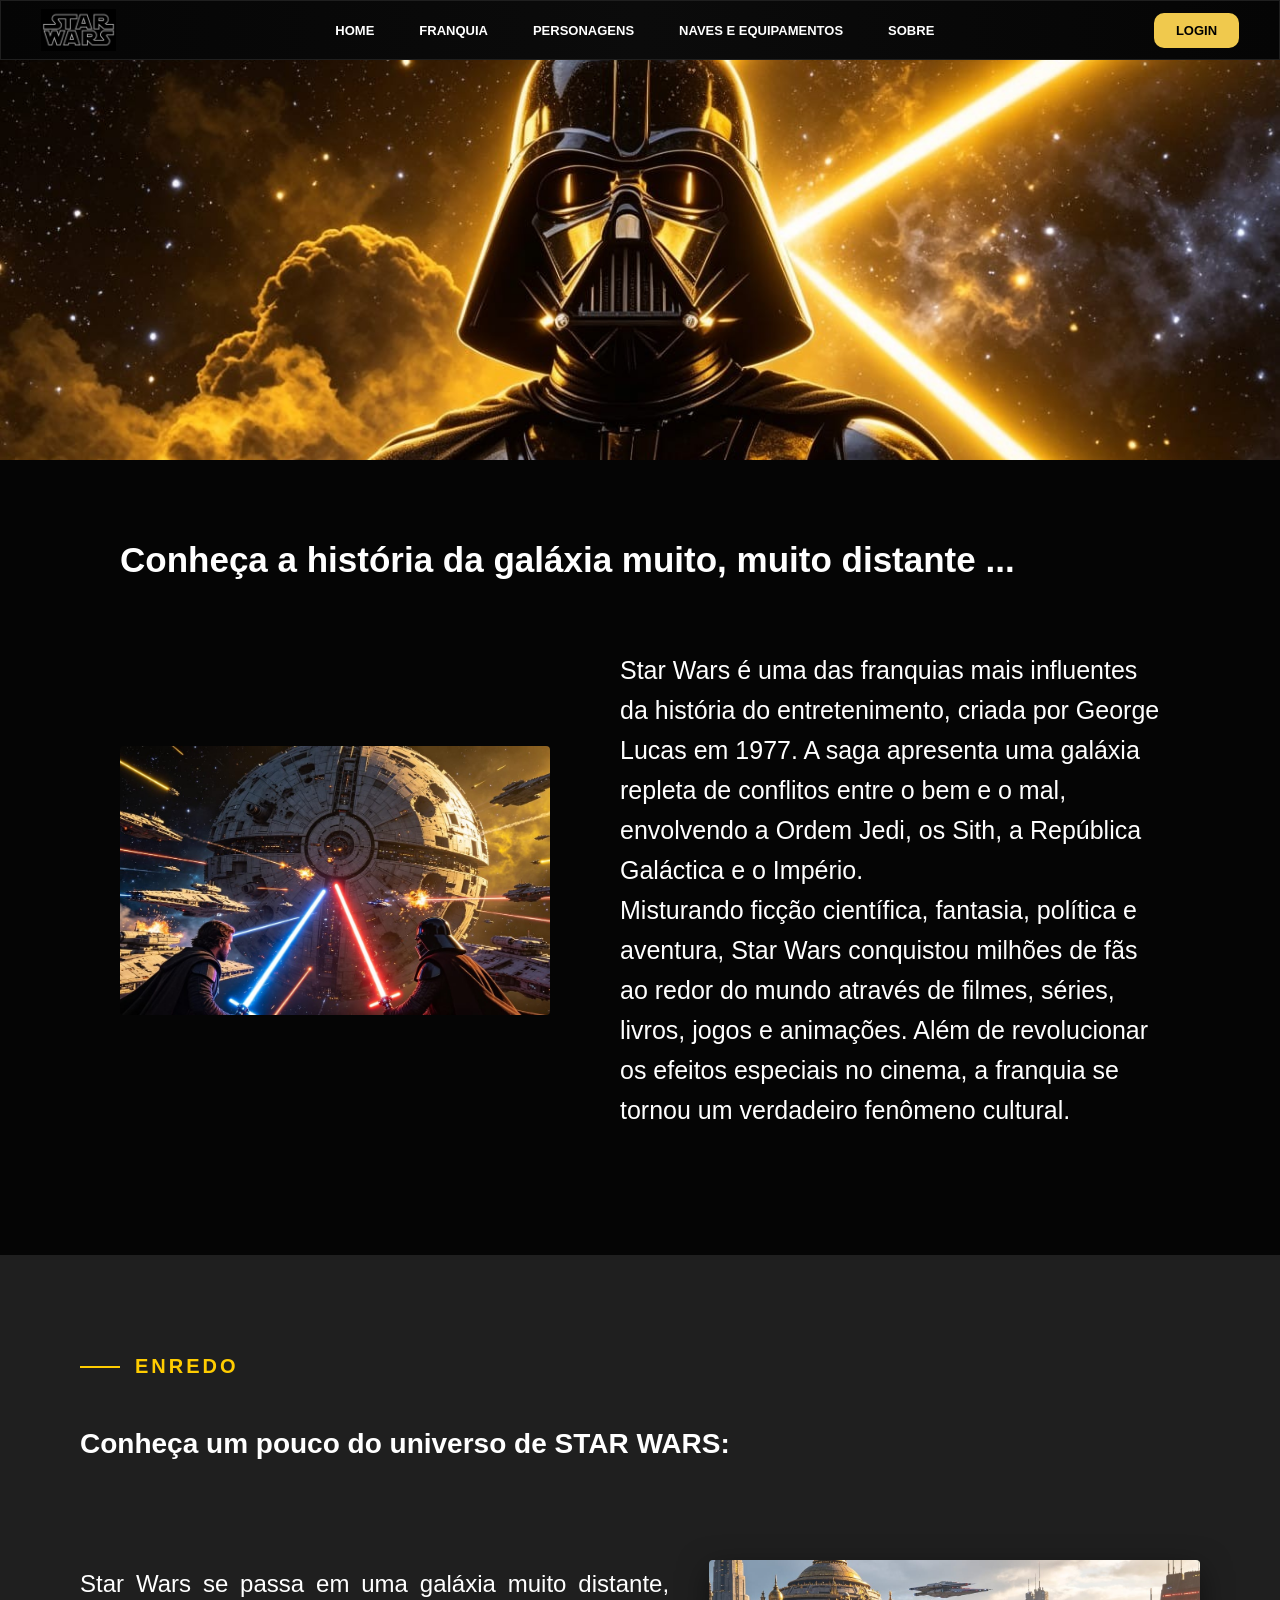
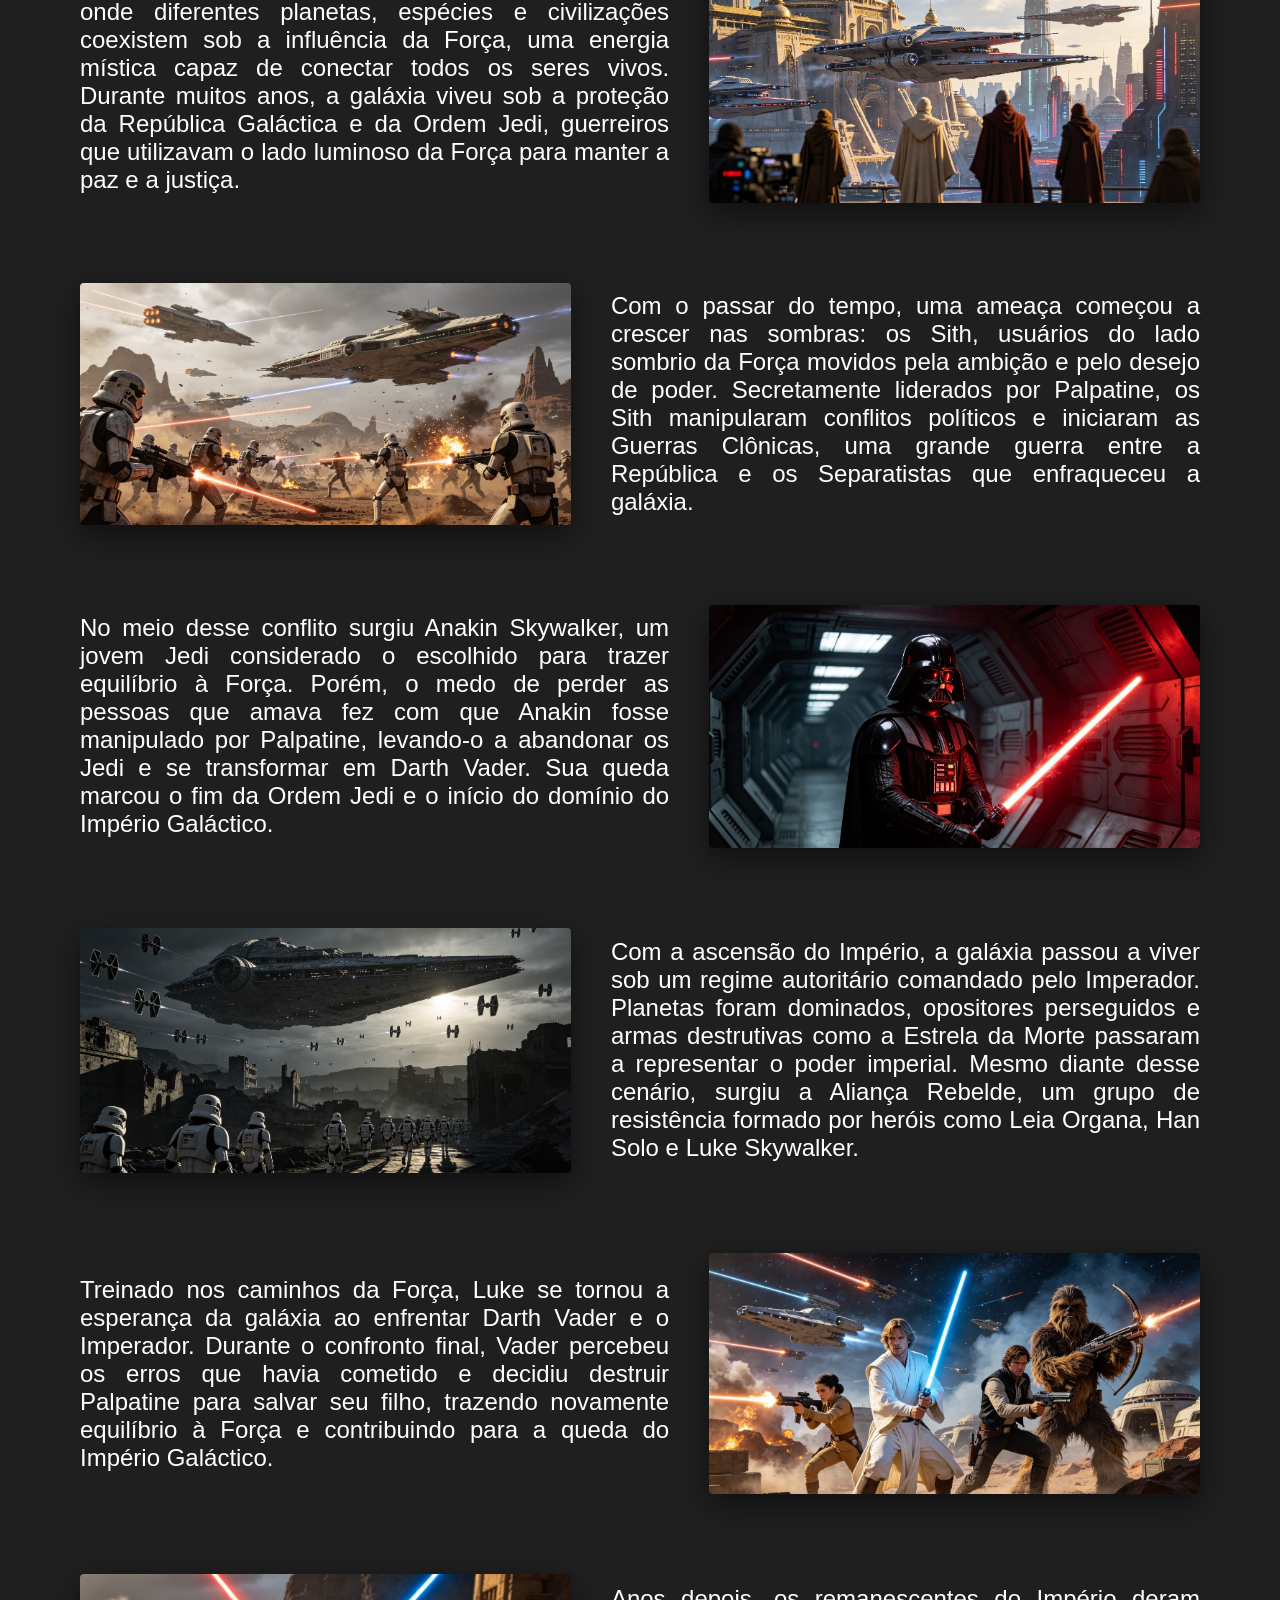
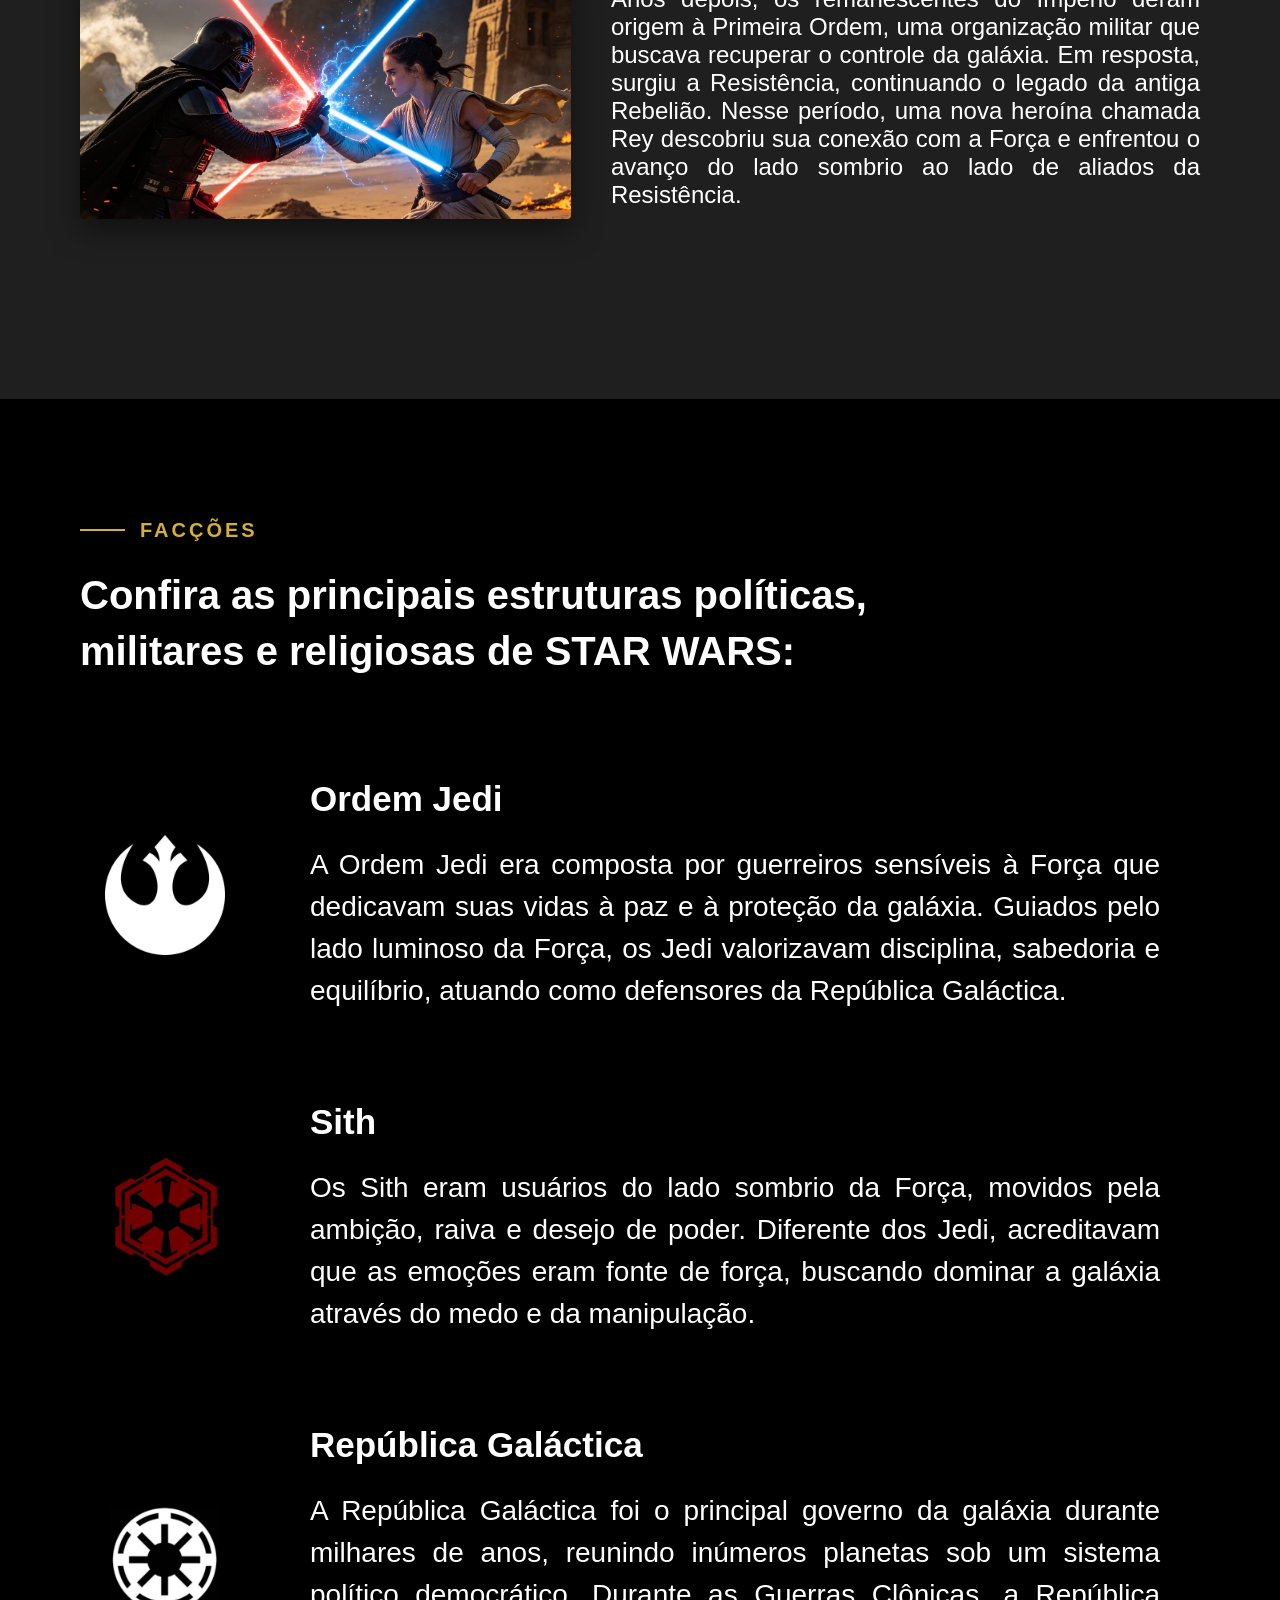
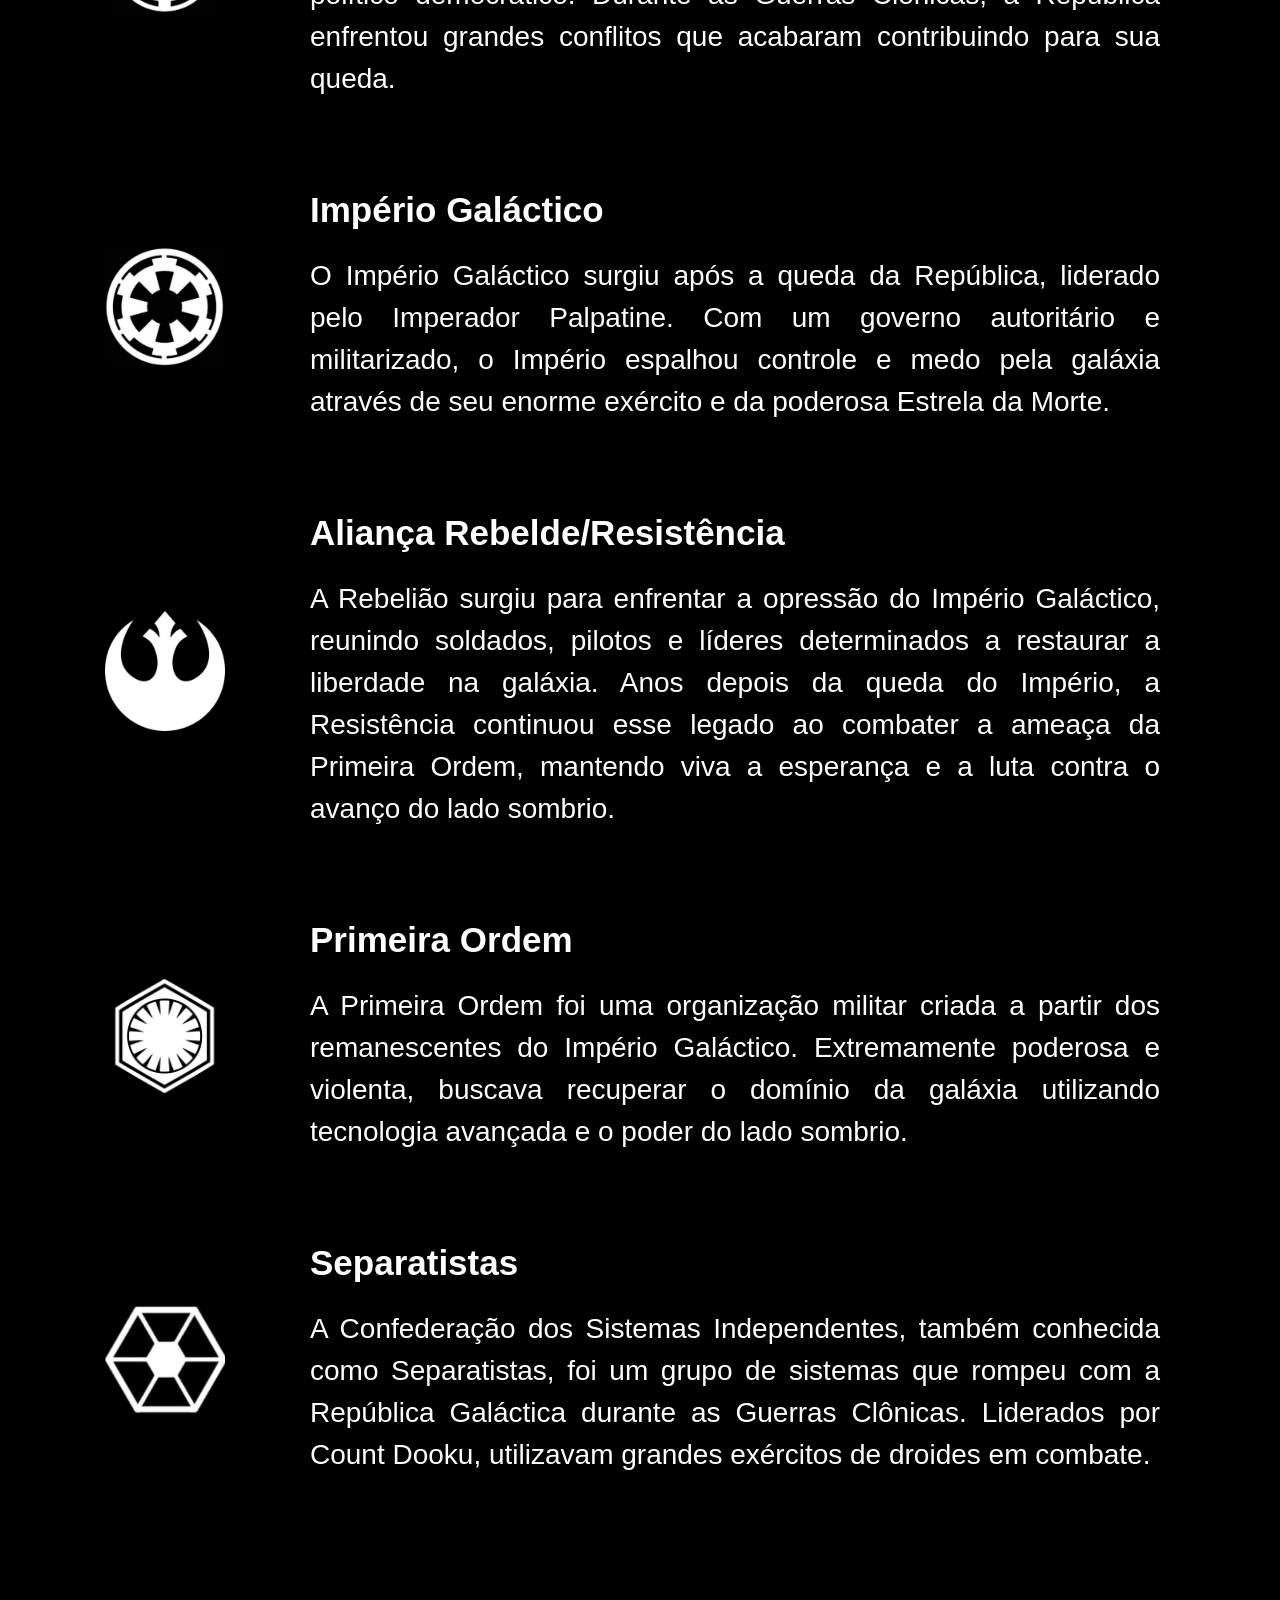
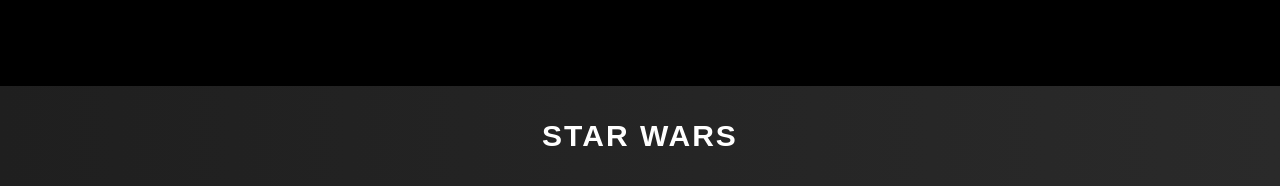
<file: public/index.html>
<!DOCTYPE html>
<html lang="pt-BR">

<head>
    <meta charset="UTF-8">
    <meta name="viewport" content="width=device-width, initial-scale=1.0">
    <title>Star Wars</title>
    <link rel="stylesheet" href="css/style.css">
</head>

<body>

    <header class="header">
        <div class="logo">
            <img src="assets/img/logo/logo preta.png" alt="Logo Star Wars">
        </div>

        <nav class="menu">
            <a href="index.html">HOME</a>
            <a href="franquia.html">FRANQUIA</a>
            <a href="personagens.html">PERSONAGENS</a>
            <a href="naves_equipamentos.html">NAVES E EQUIPAMENTOS</a>
            <a href="sobre.html">SOBRE</a>
        </nav>

        <a href="login.html"><button class="btn-login">LOGIN</button></a>
    </header>

    <section class="historia">

        <!-- IMAGEM TOPO -->

        <div class="banner">
            <img src="assets/img/home/fundo dv.jpg" alt="Darth Vader">
        </div>

        <!-- CONTEÚDO -->

        <div class="conteudo-historia">

            <h1>
                Conheça a história da galáxia muito, muito distante ...
            </h1>

            <div class="historia-box">

                <!-- IMAGEM -->

                <div class="historia-img">
                    <img src="assets/img/home/intro.jpeg" alt="">
                </div>

                <!-- TEXTO -->

                <div class="historia-texto">

                    <p>
                        Star Wars é uma das franquias mais influentes da história do
                        entretenimento, criada por George Lucas em 1977. A saga
                        apresenta uma galáxia repleta de conflitos entre o bem e o
                        mal, envolvendo a Ordem Jedi, os Sith, a República Galáctica
                        e o Império. <br>
                        Misturando ficção científica, fantasia, política e aventura,
                        Star Wars conquistou milhões de fãs ao redor do mundo através
                        de filmes, séries, livros, jogos e animações. Além de
                        revolucionar os efeitos especiais no cinema, a franquia se
                        tornou um verdadeiro fenômeno cultural.
                    </p>

                </div>

            </div>

        </div>

        <div class="container">
            <div class="enredo">

                <div class="titulo-enredo">
                    <div class="topico-enredo">ENREDO</div>
                    <h1>Conheça um pouco do universo de STAR WARS:</h1>
                </div>

                <div class="linha-conteudo">
                    <div class="texto-enredo">
                        <p>Star Wars se passa em uma galáxia muito distante, onde diferentes planetas, espécies e
                            civilizações coexistem sob a influência da Força, uma energia mística capaz de conectar
                            todos os seres vivos. Durante muitos anos, a galáxia viveu sob a proteção da República
                            Galáctica e da Ordem Jedi, guerreiros que utilizavam o lado luminoso da Força para manter a
                            paz e a justiça.</p>
                    </div>
                    <div class="imagem-enredo">
                        <img src="assets/img/img-enredo/parte 1.jpeg" alt="República Galáctica">
                    </div>
                </div>

                <div class="linha-conteudo reverso">
                    <div class="texto-enredo">
                        <p>Com o passar do tempo, uma ameaça começou a crescer nas sombras: os Sith, usuários do lado
                            sombrio da Força movidos pela ambição e pelo desejo de poder. Secretamente liderados por
                            Palpatine, os Sith manipularam conflitos políticos e iniciaram as Guerras Clônicas, uma
                            grande guerra entre a República e os Separatistas que enfraqueceu a galáxia.</p>
                    </div>
                    <div class="imagem-enredo">
                        <img src="assets/img/img-enredo/parte 2.jpeg" alt="Guerras Clónicas">
                    </div>
                </div>

                <div class="linha-conteudo">
                    <div class="texto-enredo">
                        <p>No meio desse conflito surgiu Anakin Skywalker, um jovem Jedi considerado o escolhido para
                            trazer equilíbrio à Força. Porém, o medo de perder as pessoas que amava fez com que Anakin
                            fosse manipulado por Palpatine, levando-o a abandonar os Jedi e se transformar em Darth
                            Vader. Sua queda marcou o fim da Ordem Jedi e o início do domínio do Império Galáctico.</p>
                    </div>
                    <div class="imagem-enredo">
                        <img src="assets/img/img-enredo/parte 3.jpeg" alt="Darth Vader">
                    </div>
                </div>

                <div class="linha-conteudo reverso">
                    <div class="texto-enredo">
                        <p>Com a ascensão do Império, a galáxia passou a viver sob um regime autoritário comandado pelo
                            Imperador. Planetas foram dominados, opositores perseguidos e armas destrutivas como a
                            Estrela da Morte passaram a representar o poder imperial. Mesmo diante desse cenário, surgiu
                            a Aliança Rebelde, um grupo de resistência formado por heróis como Leia Organa, Han Solo e
                            Luke Skywalker.</p>
                    </div>
                    <div class="imagem-enredo">
                        <img src="assets/img/img-enredo/parte 4.jpeg" alt="Império Galáctico">
                    </div>
                </div>

                <div class="linha-conteudo">
                    <div class="texto-enredo">
                        <p>Treinado nos caminhos da Força, Luke se tornou a esperança da galáxia ao enfrentar Darth
                            Vader e o Imperador. Durante o confronto final, Vader percebeu os erros que havia cometido e
                            decidiu destruir Palpatine para salvar seu filho, trazendo novamente equilíbrio à Força e
                            contribuindo para a queda do Império Galáctico.</p>
                    </div>
                    <div class="imagem-enredo">
                        <img src="assets/img/img-enredo/parte 5.jpeg" alt="Aliança Rebelde">
                    </div>
                </div>

                <div class="linha-conteudo reverso">
                    <div class="texto-enredo">
                        <p>Anos depois, os remanescentes do Império deram origem à Primeira Ordem, uma organização
                            militar que buscava recuperar o controle da galáxia. Em resposta, surgiu a Resistência,
                            continuando o legado da antiga Rebelião. Nesse período, uma nova heroína chamada Rey
                            descobriu sua conexão com a Força e enfrentou o avanço do lado sombrio ao lado de aliados da
                            Resistência.</p>
                    </div>
                    <div class="imagem-enredo">
                        <img src="assets/img/img-enredo/parte 6.jpeg" alt="A Resistência">
                    </div>
                </div>
            </div>
        </div>

        <div class="faccoes">

            <div class="container-faccoes">

                <div class="titulo-faccoes">
                    <div class="topico-faccoes">FACÇÕES</div>
                    <h1>Confira as principais estruturas políticas, militares e religiosas de STAR WARS:</h1>
                </div>

                <!-- ITEM -->
                <div class="item-faccao">
                    <div class="imagem-faccao">
                        <img src="assets/img/img-faccoes/ordem jedi.jpg" alt="Ordem Jedi">
                    </div>

                    <div class="texto-faccao">
                        <h2>Ordem Jedi</h2>

                        <p>
                           A Ordem Jedi era composta por guerreiros sensíveis
                            à Força que dedicavam suas vidas à paz e à proteção 
                            da galáxia. Guiados pelo lado luminoso da Força, os 
                            Jedi valorizavam disciplina, sabedoria e equilíbrio, 
                            atuando como defensores da República Galáctica.
                        </p>
                    </div>
                </div>

                <!-- ITEM -->
                <div class="item-faccao">
                    <div class="imagem-faccao">
                        <img src="assets/img/img-faccoes/sith.jpg" alt="Sith">
                    </div>

                    <div class="texto-faccao">
                        <h2>Sith</h2>

                        <p>
                            Os Sith eram usuários do lado sombrio da Força, 
                            movidos pela ambição, raiva e desejo de poder. 
                            Diferente dos Jedi, acreditavam que as emoções 
                            eram fonte de força, buscando dominar a galáxia 
                            através do medo e da manipulação.
                        </p>
                    </div>
                </div>

                <!-- ITEM -->
                <div class="item-faccao">
                    <div class="imagem-faccao">
                        <img src="assets/img/img-faccoes/republica galatica.jpg" alt="República Galáctica">
                    </div>

                    <div class="texto-faccao">
                        <h2>República Galáctica</h2>

                        <p>
                            A República Galáctica foi o principal governo da 
                            galáxia durante milhares de anos, reunindo inúmeros 
                            planetas sob um sistema político democrático. Durante 
                            as Guerras Clônicas, a República enfrentou grandes 
                            conflitos que acabaram contribuindo para sua queda.
                        </p>
                    </div>
                </div>

                <!-- ITEM -->
                <div class="item-faccao">
                    <div class="imagem-faccao">
                        <img src="assets/img/img-faccoes/imperio galatico.jpg" alt="Império Galáctico">
                    </div>

                    <div class="texto-faccao">
                        <h2>Império Galáctico</h2>

                        <p>
                            O Império Galáctico surgiu após a queda da República,
                            liderado pelo Imperador Palpatine. Com um governo 
                            autoritário e militarizado, o Império espalhou 
                            controle e medo pela galáxia através de seu enorme
                            exército e da poderosa Estrela da Morte.
                        </p>
                    </div>
                </div>

                <!-- ITEM -->
                <div class="item-faccao">
                    <div class="imagem-faccao">
                        <img src="assets/img/img-faccoes/alianca rebelde.jpg" alt="Aliança Rebelde">
                    </div>

                    <div class="texto-faccao">
                        <h2>Aliança Rebelde/Resistência</h2>

                        <p>
                            A Rebelião surgiu para enfrentar a opressão do Império 
                            Galáctico, reunindo soldados, pilotos e líderes 
                            determinados a restaurar a liberdade na galáxia. Anos 
                            depois da queda do Império, a Resistência continuou esse 
                            legado ao combater a ameaça da Primeira Ordem, mantendo 
                            viva a esperança e a luta contra o avanço do lado sombrio.
                        </p>
                    </div>
                </div>

                <!-- ITEM -->
                <div class="item-faccao">
                    <div class="imagem-faccao">
                        <img src="assets/img/img-faccoes/primeira ordem.jpg" alt="Primeira Ordem">
                    </div>

                    <div class="texto-faccao">
                        <h2>Primeira Ordem</h2>

                        <p>
                            A Primeira Ordem foi uma organização militar criada a partir 
                            dos remanescentes do Império Galáctico. Extremamente poderosa 
                            e violenta, buscava recuperar o domínio da galáxia utilizando 
                            tecnologia avançada e o poder do lado sombrio.
                        </p>
                    </div>
                </div>

                <!-- ITEM -->
                <div class="item-faccao">
                    <div class="imagem-faccao">
                        <img src="assets/img/img-faccoes/separatistas.jpg" alt="Separatistas">
                    </div>

                    <div class="texto-faccao">
                        <h2>Separatistas</h2>

                        <p>
                            A Confederação dos Sistemas Independentes, também conhecida 
                            como Separatistas, foi um grupo de sistemas que rompeu com 
                            a República Galáctica durante as Guerras Clônicas. Liderados
                             por Count Dooku, utilizavam grandes exércitos de droides em combate.
                        </p>
                    </div>
                </div>

            </div>

        </div>

        <footer class="footer">

            <div class="footer-container">
                <h1>STAR WARS</h1>
            </div>

        </footer>

</body>

</html>
</file>
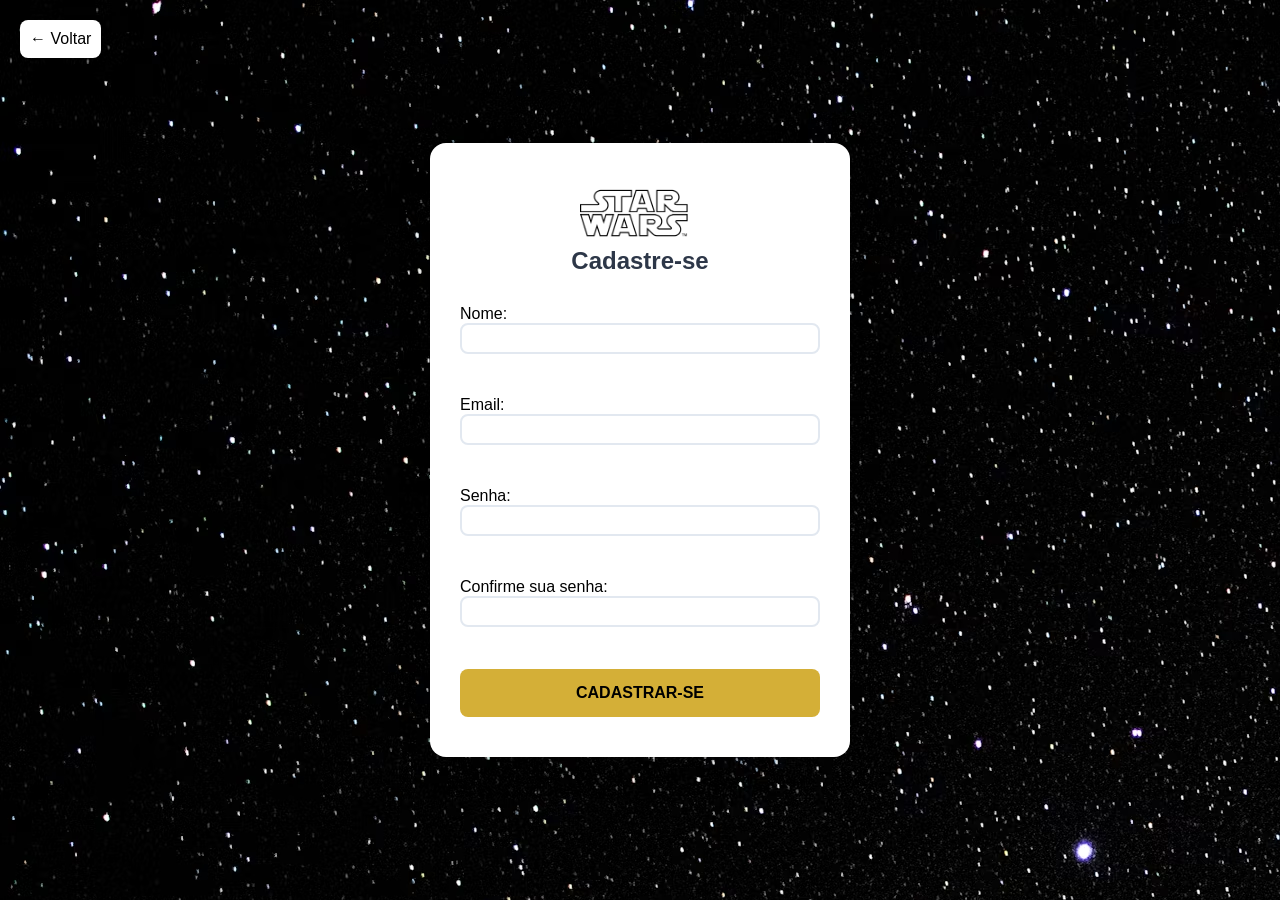
<file: public/cadastro.html>
<!DOCTYPE html>
<html lang="en">
<head>
    <meta charset="UTF-8">
    <meta name="viewport" content="width=device-width, initial-scale=1.0">
    <title>Cadastro</title>
    <link rel="stylesheet" href="css/cadastro.css">
</head>
<body>

    <a href="index.html"><button class="btn-voltar">← Voltar</button></a>

    <div class="cadastro-container">
        <div class="logo">
            <img src="assets/img/logo/Star Wars-Logo Branca.png" alt="">
        </div>
            
            <h2>Cadastre-se</h2>

            <div class="formCad">

                <div class="form-group">
                    Nome: <input id="ipt_nome"><br><br>
                </div>
                <div class="form-group">
                    Email: <input id="ipt_email"><br><br>
                </div>
                <div class="form-group">
                    Senha: <input id="ipt_senha"><br><br>
                </div>
                <div class="form-group">
                    Confirme sua senha: <input id="ipt_confirmSenha"><br><br>
                </div>

                <button class="botao-entrar" onclick="cadastrar()">CADASTRAR-SE</button>

            </div>

        <div id="cardErro">
            <span id="mensagem_erro"></span>
        </div>
    </div>

</body>
</html>

<script>

  function cadastrar() {
    var nomeVar = ipt_nome.value;
    var emailVar = ipt_email.value;
    var senhaVar = ipt_senha.value;
    var confirmacaoSenhaVar = ipt_confirmSenha.value;

    if (
      nomeVar == "" ||
      emailVar == "" ||
      senhaVar == "" ||
      confirmacaoSenhaVar == "" 
    ) {
      cardErro.style.display = "block";
      mensagem_erro.innerHTML =
        "(Mensagem de erro para todos os campos em branco)";

      finalizarAguardar();
      return false;
    } else {
      setInterval(sumirMensagem, 5000);
    }

    fetch("/usuarios/cadastrar", {
      method: "POST",
      headers: {
        "Content-Type": "application/json",
      },
      body: JSON.stringify({
        nomeServer: nomeVar,
        emailServer: emailVar,
        senhaServer: senhaVar
      }),
    })
      .then(function (resposta) {
        console.log("resposta: ", resposta);

        if (resposta.ok) {
          cardErro.style.display = "block";

          mensagem_erro.innerHTML =
            "Cadastro realizado com sucesso! Redirecionando para tela de Login...";

          setTimeout(() => {
            window.location = "login.html";
          }, "2000");
          
        } else {
          throw "Houve um erro ao tentar realizar o cadastro!";
        }
      })
      .catch(function (resposta) {
        console.log(`#ERRO: ${resposta}`);
        finalizarAguardar();
      });

    return false;
  }

  function sumirMensagem() {
    cardErro.style.display = "none";
  }
</script>
</file>
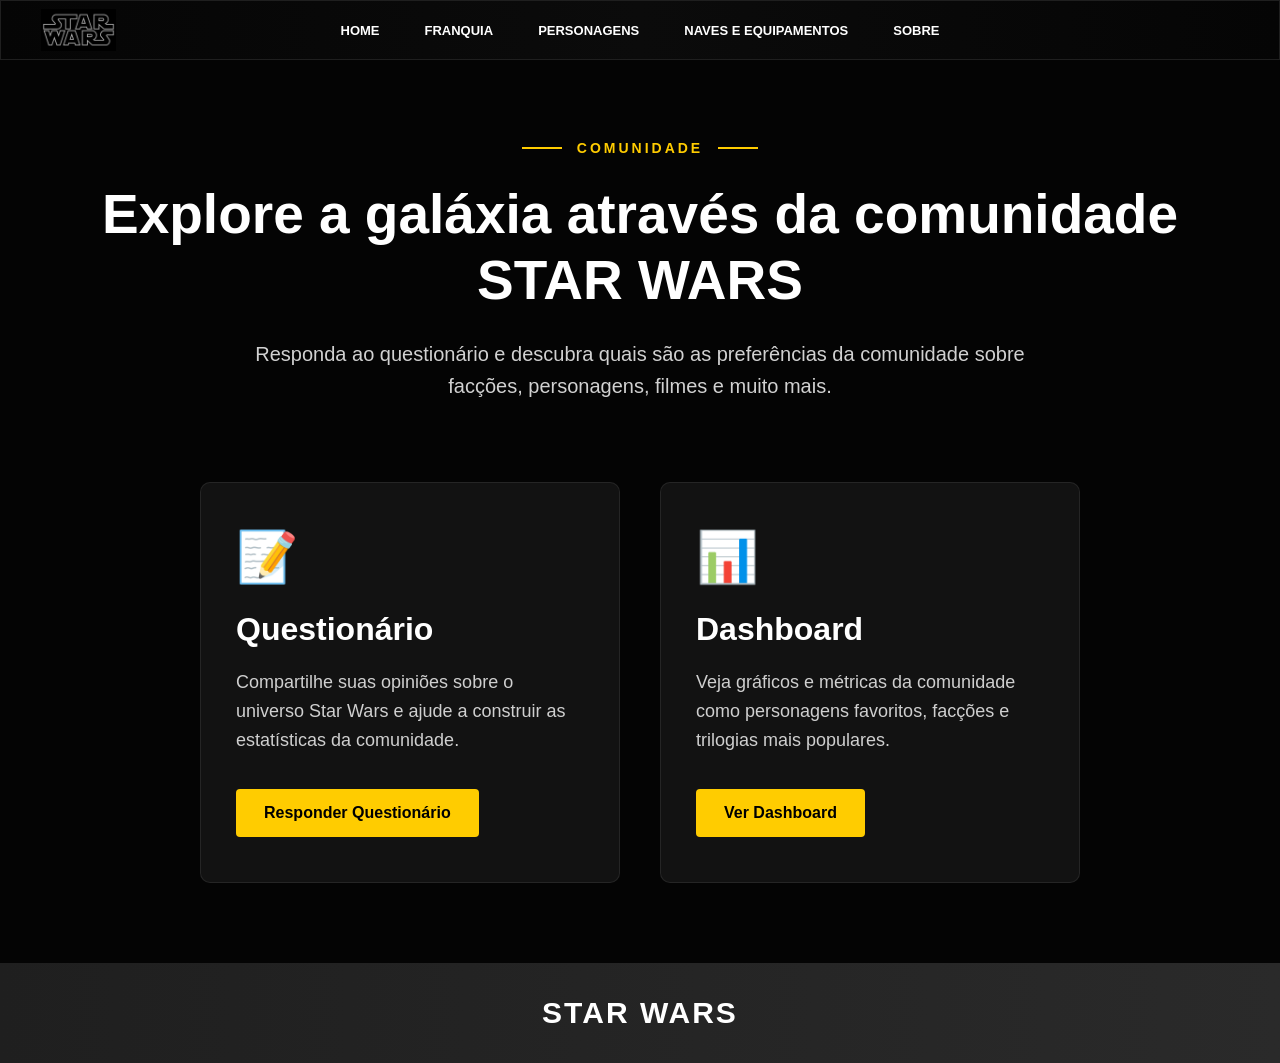
<file: public/comunidade.html>
<!DOCTYPE html>
<html lang="pt-br">

<head>
    <meta charset="UTF-8">
    <meta name="viewport" content="width=device-width, initial-scale=1.0">
    <title>Comunidade Star Wars</title>

    <link rel="stylesheet" href="css/comunidade.css">
</head>

<body>

     <header class="header">
        <div class="logo">
            <img src="assets/img/logo/logo preta.png" alt="Logo Star Wars">
        </div>

        <nav class="menu">
            <a href="index.html">HOME</a>
            <a href="franquia.html">FRANQUIA</a>
            <a href="personagens.html">PERSONAGENS</a>
            <a href="naves_equipamentos.html">NAVES E EQUIPAMENTOS</a>
            <a href="sobre.html">SOBRE</a>
        </nav>
    </header>

    <div class="comunidade">

        <div class="overlay"></div>

        <div class="conteudo-comunidade">

            <div class="titulo-comunidade">

                <div class="topico-comunidade">COMUNIDADE</div>

                <h1>Explore a galáxia através da comunidade STAR WARS</h1>

                <p>
                    Responda ao questionário e descubra quais são as preferências
                    da comunidade sobre facções, personagens, filmes e muito mais.
                </p>

            </div>

            <div class="cards-comunidade">

                <!-- CARD QUESTIONÁRIO -->

                <div class="card-comunidade">

                    <div class="icone-card">📝</div>

                    <h2>Questionário</h2>

                    <p>
                        Compartilhe suas opiniões sobre o universo Star Wars
                        e ajude a construir as estatísticas da comunidade.
                    </p>

                    <a href="questionario.html">Responder Questionário</a>

                </div>

                <!-- CARD DASHBOARD -->

                <div class="card-comunidade">

                    <div class="icone-card">📊</div>

                    <h2>Dashboard</h2>

                    <p>
                        Veja gráficos e métricas da comunidade como
                        personagens favoritos, facções e trilogias mais populares.
                    </p>

                    <a href="dashboard.html">Ver Dashboard</a>

                </div>

            </div>

        </div>

    </div>

    <footer class="footer">

            <div class="footer-container">
                <h1>STAR WARS</h1>
            </div>

        </footer>

</body>

</html>
</file>
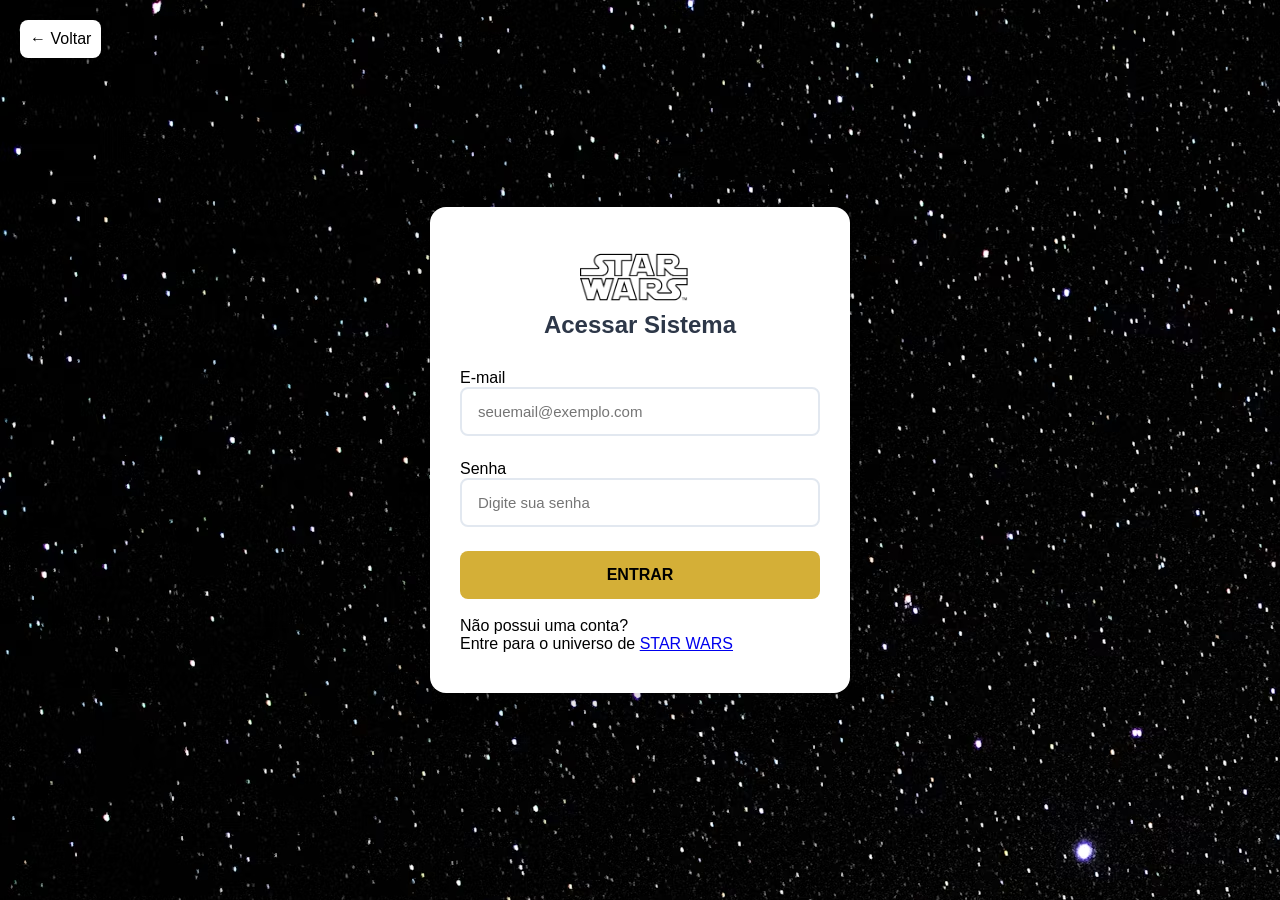
<file: public/login.html>
<!DOCTYPE html>
<html lang="pt-BR">
<head>
    <meta charset="UTF-8">
    <meta name="viewport" content="width=device-width, initial-scale=1.0">
    <title>Tela de Login</title>
    <link rel="stylesheet" href="css/login.css">
</head>
<body>
    <a href="index.html"><button class="btn-voltar">← Voltar</button></a>
    
    <div class="login-container">
        <div class="logo">
            <img src="assets/img/logo/Star Wars-Logo Branca.png" alt="">
        </div>

        <h2>Acessar Sistema</h2>

        <div id="formLogin">
            <div class="form-group">
                E-mail
                <input id="ipt_email" type="email" placeholder="seuemail@exemplo.com">
            </div>

            <div class="form-group">
                Senha
                <input id="ipt_senha" type="password" placeholder="Digite sua senha">
            </div>

            <button class="botao-entrar" onclick="entrar()">ENTRAR</button><br><br>

            Não possui uma conta? <br> Entre para o universo de  <a href="cadastro.html">STAR WARS</a> 
        </div>
        <div id="div_msg"></div>
    </div>
</body>
</html>

<script>
    function entrar() {

        var emailVar = ipt_email.value;
        var senhaVar = ipt_senha.value;

        if (emailVar == "" || senhaVar == "") {
            div_msg.innerHTML = "Preencha todos os campos.";
            return false;
        }
        else {
            setInterval(sumirMensagem, 5000)
        }

        console.log("FORM LOGIN: ", emailVar);
        console.log("FORM SENHA: ", senhaVar);

        fetch("/usuarios/autenticar", {
            method: "POST",
            headers: {
                "Content-Type": "application/json"
            },
            body: JSON.stringify({
                emailServer: emailVar,
                senhaServer: senhaVar
            })
        }).then(function (resposta) {
            console.log("ESTOU NO THEN DO entrar()!")

            if (resposta.ok) {
                console.log(resposta);

                resposta.json().then(json => {
                    console.log(json);
                    console.log(JSON.stringify(json));
                    sessionStorage.EMAIL_USUARIO = json.email;
                    sessionStorage.NOME_USUARIO = json.nome;
                    sessionStorage.ID_USUARIO = json.id_usuario

                    setTimeout(function () {
                        window.location = "./comunidade.html";
                    }, 1000);

                });
            

            } else {

                console.log("Houve um erro ao tentar realizar o login!");

                resposta.text().then(texto => {
                    console.error(texto);
                    finalizarAguardar(texto);
                });
            }

        }).catch(function (erro) {
            console.log(erro);
        })

        return false;
    }

    function sumirMensagem() {
        cardErro.style.display = "none"
    }

</script>
</file>
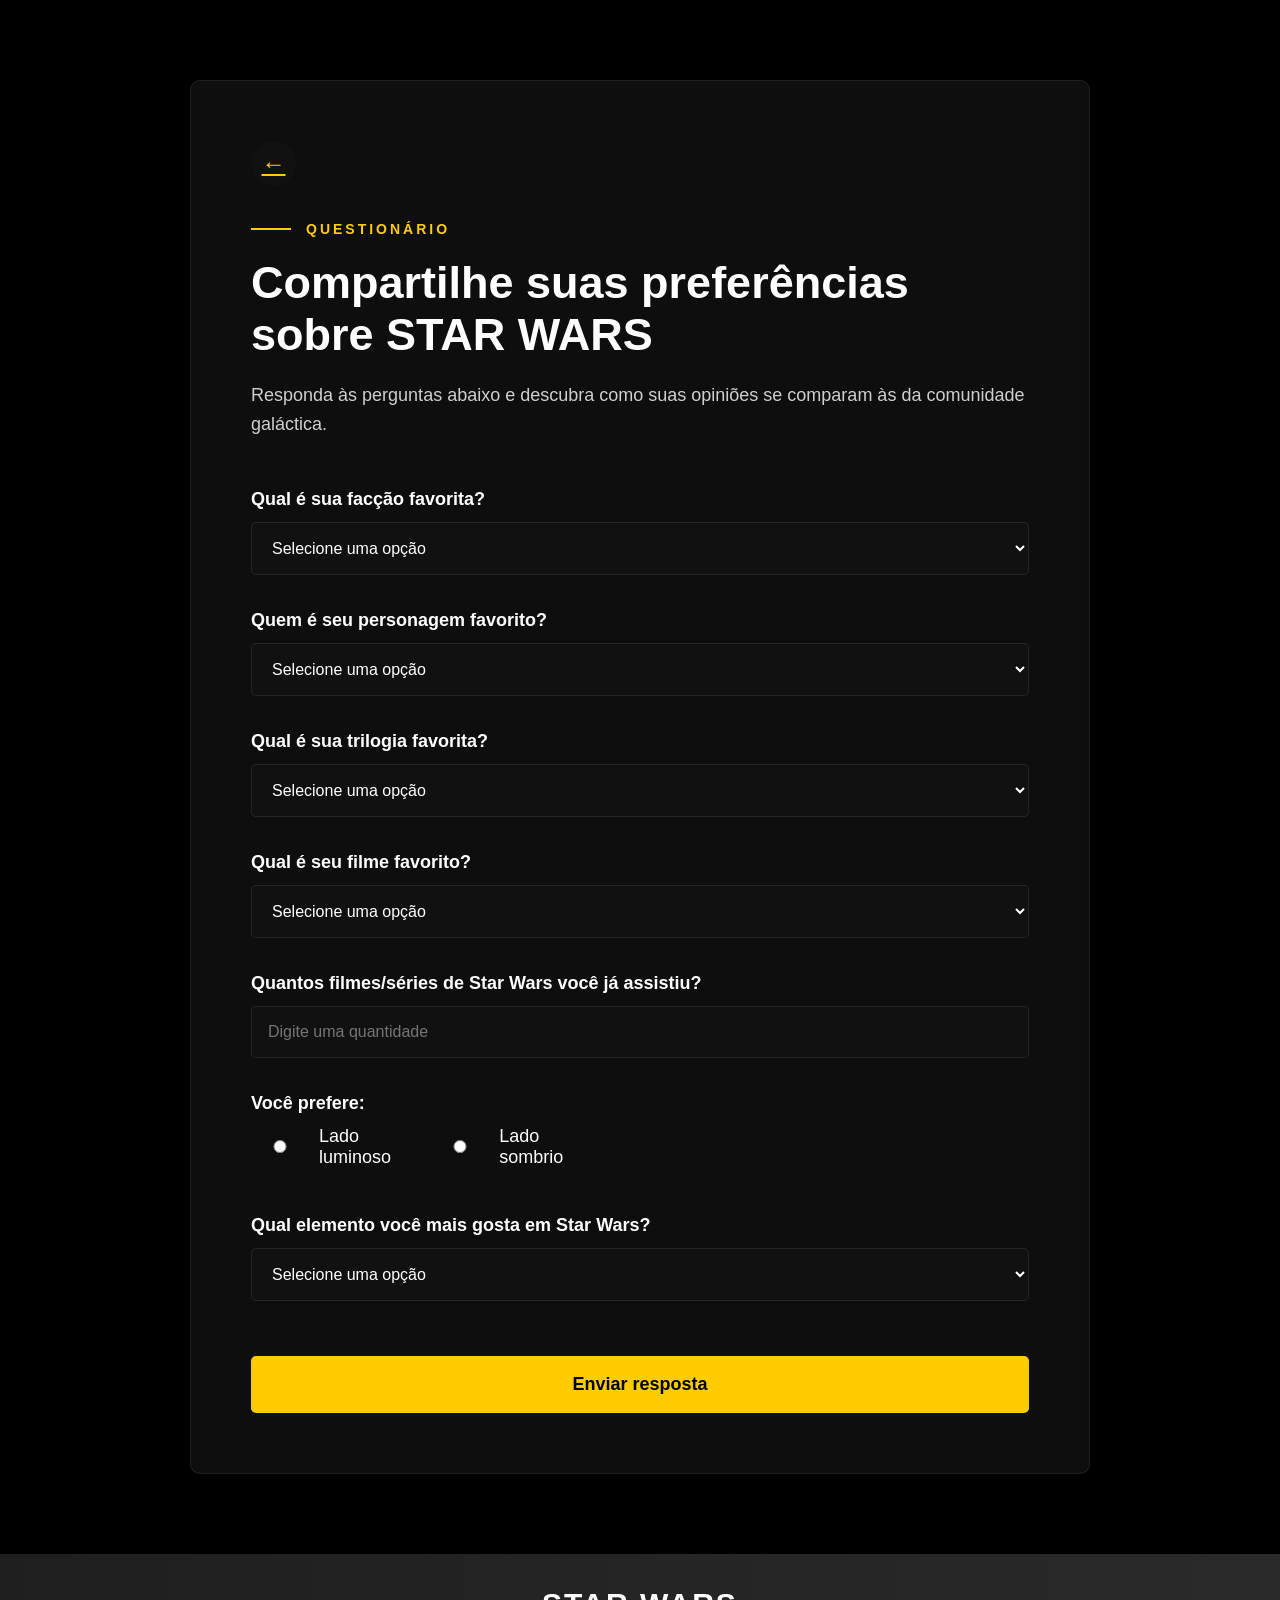
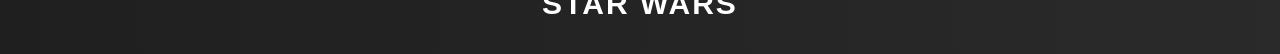
<file: public/questionario.html>
<!DOCTYPE html>
<html lang="pt-br">

<head>
    <meta charset="UTF-8">
    <meta name="viewport" content="width=device-width, initial-scale=1.0">

    <title>Questionário Star Wars</title>

    <link rel="stylesheet" href="css/questionario.css">
</head>

<body>
    

    <div class="questionario">
        
        <div class="overlay"></div>

        <div class="container-questionario">

            <a class="btn-voltar" href="comunidade.html">←</a>
            
            <div class="titulo-questionario">

                <div class="topico-questionario">QUESTIONÁRIO</div>

                <h1>Compartilhe suas preferências sobre STAR WARS</h1>

                <p>
                    Responda às perguntas abaixo e descubra como suas opiniões
                    se comparam às da comunidade galáctica.
                </p>

            </div>

            <form class="form-questionario">

                <!-- PERGUNTA 1 -->

                <div class="grupo-formulario">

                    <label>Qual é sua facção favorita?</label>

                    <select id="select_faccao">
                        <option>Selecione uma opção</option>
                        <option>Jedi</option>
                        <option>Sith</option>
                        <option>Império Galáctico</option>
                        <option>Aliança Rebelde</option>
                        <option>Mandalorianos</option>
                        <option>Primeira Ordem</option>
                    </select>

                </div>

                <!-- PERGUNTA 2 -->

                <div class="grupo-formulario">

                    <label>Quem é seu personagem favorito?</label>

                    <select id="select_personagem">
                        <option>Selecione uma opção</option>
                        <option>Luke Skywalker</option>
                        <option>Darth Vader</option>
                        <option>Obi-Wan Kenobi</option>
                        <option>Ahsoka Tano</option>
                        <option>Yoda</option>
                        <option>Anakin Skywalker</option>
                        <option>Leia Organa</option>
                        <option>Han Solo</option>
                    </select>

                </div>

                <!-- PERGUNTA 3 -->

                <div class="grupo-formulario">

                    <label>Qual é sua trilogia favorita?</label>

                    <select id="select_trilogia">
                        <option>Selecione uma opção</option>
                        <option>Trilogia Clássica</option>
                        <option>Prequels</option>
                        <option>Sequels</option>
                    </select>

                </div>

                <!-- PERGUNTA 4 -->

                <div class="grupo-formulario">

                    <label>Qual é seu filme favorito?</label>

                    <select id="select_filme">
                        <option>Selecione uma opção</option>
                        <option>A Vingança dos Sith</option>
                        <option>O Império Contra-Ataca</option>
                        <option>Uma Nova Esperança</option>
                        <option>O Retorno de Jedi</option>
                        <option>Rogue One</option>
                        <option>O Despertar da Força</option>
                    </select>

                </div>

                <!-- PERGUNTA 5 -->

                <div class="grupo-formulario">

                    <label>Quantos filmes/séries de Star Wars você já assistiu?</label>

                    <input type="number" id="ipt_quantidade" placeholder="Digite uma quantidade">

                </div>

                <!-- PERGUNTA 6 -->

                <div class="grupo-formulario">

                    <label>Você prefere:</label>

                    <div class="radio-group">

                        <label>
                            <input type="radio" name="lado" value="Luz">
                            Lado luminoso
                        </label>

                        <label>
                            <input type="radio" name="lado" value="Escuro">
                            Lado sombrio
                        </label>

                    </div>

                </div>

                <!-- PERGUNTA 7 -->

                <div class="grupo-formulario">

                    <label>Qual elemento você mais gosta em Star Wars?</label>

                    <select id="select_elemento">
                        <option>Selecione uma opção</option>
                        <option>Batalhas espaciais</option>
                        <option>Sabres de luz</option>
                        <option>História política</option>
                        <option>A Força</option>
                        <option>Personagens</option>
                        <option>Planetas</option>
                    </select>

                </div>

                <button type="button" onclick="responder()">Enviar resposta</button>

            </form>

        </div>

    </div>
    
        <footer class="footer">

            <div class="footer-container">
                <h1>STAR WARS</h1>
            </div>

        </footer>

<script>

    function responder() {

    var faccaoVar    = select_faccao.value;
    var personagemVar = select_personagem.value;
    var trilogiaVar  = select_trilogia.value;
    var filmeVar     = select_filme.value;
    var quantidadeVar = ipt_quantidade.value;
    var elementoVar  = select_elemento.value;

    // captura o radio de lado (que não tinha id antes)
    var ladoSelecionado = document.querySelector('input[name="lado"]:checked');
    var ladoVar = ladoSelecionado ? ladoSelecionado.value : "";

    var idUsuarioVar = sessionStorage.ID_USUARIO;

    fetch("/questionario/cadastrar", {
        method: "POST",
        headers: { "Content-Type": "application/json" },
        body: JSON.stringify({
            faccaoServer:     faccaoVar,
            personagemServer: personagemVar,
            trilogiaServer:   trilogiaVar,
            filmeServer:      filmeVar,
            quantidadeServer: quantidadeVar,
            ladoServer:       ladoVar,       // novo
            elementoServer:   elementoVar,   // novo
            idUsuarioServer:  idUsuarioVar
        })
    })
    .then(function(resposta) {
        if (resposta.ok) {
            alert("Pesquisa enviada com sucesso!");
            window.location = "dashboard.html";
        } else {
            alert("Erro ao enviar pesquisa");
        }
    })
    .catch(function(erro) {
        console.log(erro);
    });
}

</script>
</body>
</html>
</file>
<file: public/css/style.css>
*{
    margin: 0;
    padding: 0;
    box-sizing: border-box;
    font-family: Arial, Helvetica, sans-serif;
}

body{
    background-color: white;
    margin: 0;
}

/* HEADER */

.header{
    width: 100%;
    height: 60px;

    background: linear-gradient(
        90deg,
        #050505,
        #0b0b0b,
        #050505
    );

    border: 1px solid #1f1f1f;

    display: flex;
    align-items: center;
    justify-content: space-between;

    padding: 0 40px;
}

/* LOGO */

.logo{
    height: 100%;

    display: flex;
    align-items: center;
}

.logo img{
    height: 42px;
    width: auto;

    display: block;
}

/* MENU */

.menu{
    display: flex;
    align-items: center;
    gap: 45px;
}

.menu a{
    color: white;
    text-decoration: none;

    font-size: 13px;
    font-weight: 600;

    transition: 0.3s;
}

.menu a:hover{
    color: #f0c94d;
}

/* BOTÃO */

.btn-login{
    width: 85px;
    height: 35px;

    background-color: #f0c94d;

    border: none;
    border-radius: 10px;

    color: black;
    font-size: 13px;
    font-weight: bold;

    cursor: pointer;
    transition: 0.3s;
}

.btn-login:hover{
    transform: scale(1.05);
}

*{
    margin: 0;
    padding: 0;
    box-sizing: border-box;
}

/* SECTION */

.historia{
    width: 100%;
    background-color: #050505;
}

/* BANNER */

.banner{
    width: 100%;
    height: 400px;

    overflow: hidden;
}

.banner img{
    width: 100%;
    height: 100%;

    object-fit: cover;
    display: block;
}

/* CONTEÚDO */

.conteudo-historia{
    width: 100%;
    padding: 80px 120px 100px;

    color: white;
}

/* TÍTULO */

.conteudo-historia h1{
    font-size: 35px;
    margin-bottom: 70px;
    font-family: Arial, Helvetica, sans-serif;
}

/* BOX */

.historia-box{
    display: flex;
    align-items: center;
    justify-content: space-between;
    gap: 70px;
}

/* IMAGEM */

.historia-img img{
    width: 430px;
    border-radius: 4px;
    margin-bottom: 40px;
}

/* TEXTO */

.historia-texto{
    max-width: 700px;
}

.historia-texto p{
    font-size: 25px;
    line-height: 1.6;
    font-family: Arial, Helvetica, sans-serif;
    margin-bottom: 25px;
}

.container {
    width: 100%;
    background-color: #1f1f1f;
    padding: 100px 0;
}

.enredo {
    width: 100%;
    max-width: 1200px;
    margin: 0 auto;
    padding: 0 40px;
    box-sizing: border-box;
}

/* Cabeçalho */
.titulo-enredo {
    margin-bottom: 100px;
}

.topico-enredo {
    color: #ffcc00; /* Amarelo Star Wars */
    font-weight: bold;
    font-size: 20px;
    letter-spacing: 3px;
    margin-bottom: 50px;
    display: flex;
    align-items: center;
}

.topico-enredo::before {
    content: "";
    width: 40px;
    height: 2px;
    background-color: #ffcc00;
    margin-right: 15px;
}

h1 {
    color: #ffffff;
    font-size: 28px;
    font-weight: bold;
}

/* Layout das Linhas */
.linha-conteudo {
    display: flex;
    align-items: center;
    gap: 40px;
    margin-bottom: 80px;
}

/* Inverte a ordem para o efeito zig-zag */
.linha-conteudo.reverso {
    flex-direction: row-reverse;
}

.texto-enredo {
    flex: 1.2;
    font-size: 24px;
    text-align: justify;
    color: white;
}

.imagem-enredo {
    flex: 1;
}

.imagem-enredo img {
    width: 100%;
    height: auto;
    border-radius: 4px;
    box-shadow: 0 10px 30px rgba(0, 0, 0, 0.5);
    transition: transform 0.4s ease;
    display: block;
}

/* Efeito de hover nas imagens */
.imagem-enredo img:hover {
    transform: scale(1.03);
}

/* ===== SEÇÃO ===== */

.faccoes{
    width: 100%;
    background-color: #000;
    padding: 120px 80px;
    box-sizing: border-box;
}

/* ===== CONTAINER ===== */

.container-faccoes{
    max-width: 1200px;
    margin: 0 auto;
}

/* ===== TÍTULO ===== */

.titulo-faccoes{
    margin-bottom: 100px;
}

.topico-faccoes{
    color: #d4af37;
    font-size: 20px;
    font-weight: bold;
    letter-spacing: 3px;

    display: flex;
    align-items: center;
    gap: 15px;

    margin-bottom: 25px;
}

.topico-faccoes::before{
    content: "";
    width: 45px;
    height: 2px;
    background-color: #d4af37;
}

.titulo-faccoes h1{
    color: white;
    font-size: 40px;
    line-height: 1.4;
    max-width: 950px;
    font-family: Arial, Helvetica, sans-serif;
}

/* ===== ITENS ===== */

.item-faccao{
    display: flex;
    align-items: center;
    gap: 60px;

    margin-bottom: 90px;
}

/* ===== IMAGEM ===== */

.imagem-faccao{
    width: 170px;
    min-width: 170px;

    height: 170px;

    display: flex;
    align-items: center;
    justify-content: center;
}

/* AJUSTA IMAGENS COM TAMANHOS DIFERENTES */

.imagem-faccao img{
    max-width: 120px;
    max-height: 120px;

    width: auto;
    height: auto;

    object-fit: contain;

    transition: transform 0.3s ease;
}

.imagem-faccao img:hover {
    transform: scale(1.03);
}

/* ===== TEXTO ===== */

.texto-faccao{
    flex: 1;
}

.texto-faccao h2{
    color: white;
    font-size: 35px;
    margin-bottom: 25px;

    font-family: Arial, Helvetica, sans-serif;
}

.texto-faccao p{
    color: white;
    font-size: 28px;
    line-height: 1.5;

    text-align: justify;

    font-family: Arial, Helvetica, sans-serif;

    max-width: 850px;
}

/* ===== FOOTER ===== */

.footer{
    width: 100%;
    background-color: #000;
}

/* ===== CONTAINER ===== */

.footer-container{
    width: 100%;
    height: 100px;

    background: linear-gradient(to right, #1f1f1f, #2a2a2a);

    display: flex;
    align-items: center;
    justify-content: center;
}

/* ===== TEXTO ===== */

.footer-container h1{
    color: white;

    font-size: 30px;
    font-family: Arial, Helvetica, sans-serif;

    letter-spacing: 2px;
}
</file>
<file: public/css/cadastro.css>
* {
    margin: 0;
    padding: 0;
    box-sizing: border-box;
    font-family: 'Segoe UI', Tahoma, Geneva, Verdana, sans-serif;
}

body {
    background: url("../assets/img/login_cadastro/fundo.avif");
    width: 100%;
    height: 100%;
    min-height: 100vh;
    display: flex;
    align-items: center;
    justify-content: center;
    padding: 20px;
}

.cadastro-container {
    background: #ffffff;
    width: 100%;
    max-width: 420px;
    padding: 40px 30px;
    border-radius: 16px;
    box-shadow: 0 8px 32px rgba(0, 0, 0, 0.2);
}

.cadastro-container h2 {
    text-align: center;
    color: #2d3748;
    margin-bottom: 30px;
    font-weight: 600;
}

.logo img {
    height: 30%;
    width: 30%;
    margin-left: 120px; 
}

.form-group {
    margin-bottom: 24px;
    position: relative;
}

.form-group input {
    width: 100%;
    border: 2px solid #e2e8f0;
    border-radius: 8px;
    font-size: 15px;
    transition: all 0.3s ease;
    outline: none;
    padding: 5px;
}

.form-group input:focus {
    border-color: #667eea;
    box-shadow: 0 0 0 3px rgba(102, 126, 234, 0.2);
}

.form-group input.invalido {
    border-color: #e53e3e;
    background-color: #fef2f2;
}

.botao-entrar {
    width: 100%;
    padding: 15px;
    background: #d4af37;
    color: black;
    border: none;
    border-radius: 8px;
    font-size: 16px;
    font-weight: 600;
    cursor: pointer;
    transition: transform 0.3s ease, opacity 0.3s ease;
}

.botao-entrar:hover {
    transform: translateY(-2px);
    opacity: 0.95;
}

.botao-entrar:disabled {
    background: #cbd5e0;
    cursor: not-allowed;
    transform: none;
    opacity: 1;
}

.btn-voltar {
    position: absolute;
    top: 20px;
    left: 20px;
    background: white;
    padding: 10px;
    border: none;
    border-radius: 8px;
    font-size: 16px;
    cursor: pointer;
    color: black;
    display: flex;
    align-items: center;
}

.btn-voltar:hover {
    background-color: #ead492;
}
</file>
<file: public/css/comunidade.css>
*{
    margin: 0;
    padding: 0;
    box-sizing: border-box;
    font-family: Arial, Helvetica, sans-serif;
}

body{
    background-color: #111111;
    margin: 0;
}

/* HEADER */

.header{
    width: 100%;
    height: 60px;

    background: linear-gradient(
        90deg,
        #050505,
        #0b0b0b,
        #050505
    );

    border: 1px solid #1f1f1f;

    display: flex;
    align-items: center;

    padding: 0 40px;

    position: relative;
}

/* LOGO */

.logo{
    height: 100%;

    display: flex;
    align-items: center;
}

.logo img{
    height: 42px;
    width: auto;

    display: block;
}

/* MENU */

.menu{
    display: flex;
    align-items: center;
    gap: 45px;

    position: absolute;

    left: 50%;

    transform: translateX(-50%);
}

.menu a{
    color: white;
    text-decoration: none;

    font-size: 13px;
    font-weight: 600;

    transition: 0.3s;
}

.menu a:hover{
    color: #f0c94d;
}


.comunidade{
    width: 100%;
    min-height: 100vh;
    background-size: cover;
    background-position: center;
    position: relative;
    display: flex;
    align-items: center;
    justify-content: center;
    padding: 80px 40px;
}

.overlay{
    width: 100%;
    height: 100%;
    background: rgba(0,0,0,0.75);
    position: absolute;
    top: 0;
    left: 0;
}

.conteudo-comunidade{
    width: 100%;
    max-width: 1200px;
    position: relative;
    z-index: 2;
    color: white;
}

.titulo-comunidade{
    text-align: center;
    margin-bottom: 80px;
}

.topico-comunidade{
    color: #ffcc00;
    font-size: 14px;
    font-weight: bold;
    letter-spacing: 3px;
    display: flex;
    align-items: center;
    justify-content: center;
    margin-bottom: 25px;
}

.topico-comunidade::before,
.topico-comunidade::after{
    content: "";
    width: 40px;
    height: 2px;
    background-color: #ffcc00;
    margin: 0 15px;
}

.titulo-comunidade h1{
    font-size: 55px;
    margin-bottom: 25px;
    line-height: 1.2;
}

.titulo-comunidade p{
    max-width: 800px;
    margin: 0 auto;
    font-size: 20px;
    line-height: 1.6;
    color: #d1d1d1;
}

.cards-comunidade{
    display: flex;
    justify-content: center;
    gap: 40px;
    flex-wrap: wrap;
}

.card-comunidade{
    width: 420px;
    background-color: rgba(20,20,20,0.95);
    border: 1px solid rgba(255,255,255,0.08);
    border-radius: 10px;
    padding: 45px 35px;
    transition: 0.4s ease;
}

.card-comunidade:hover{
    transform: translateY(-10px);
    border-color: #ffcc00;
    box-shadow: 0 0 25px rgba(255, 204, 0, 0.2);
}

.icone-card{
    font-size: 50px;
    margin-bottom: 25px;
}

.card-comunidade h2{
    font-size: 32px;
    margin-bottom: 20px;
}

.card-comunidade p{
    color: #cfcfcf;
    font-size: 18px;
    line-height: 1.6;
    margin-bottom: 35px;
}

.card-comunidade a{
    display: inline-block;
    background-color: #ffcc00;
    color: black;
    text-decoration: none;
    font-weight: bold;
    padding: 15px 28px;
    border-radius: 4px;
    transition: 0.3s;
}

.card-comunidade a:hover{
    background-color: white;
}

.footer{
    width: 100%;
    background-color: #000;
}

/* ===== CONTAINER ===== */

.footer-container{
    width: 100%;
    height: 100px;

    background: linear-gradient(to right, #1f1f1f, #2a2a2a);

    display: flex;
    align-items: center;
    justify-content: center;
}

/* ===== TEXTO ===== */

.footer-container h1{
    color: white;

    font-size: 30px;
    font-family: Arial, Helvetica, sans-serif;

    letter-spacing: 2px;
}
</file>
<file: public/css/login.css>
* {
    margin: 0;
    padding: 0;
    box-sizing: border-box;
    font-family: 'Segoe UI', Tahoma, Geneva, Verdana, sans-serif;
}

body {
    background: url("../assets/img/login_cadastro/fundo.avif");
    width: 100%;
    height: 100%;
    min-height: 100vh;
    display: flex;
    align-items: center;
    justify-content: center;
    padding: 20px;
}

.login-container {
    background: #ffffff;
    width: 100%;
    max-width: 420px;
    padding: 40px 30px;
    border-radius: 16px;
    box-shadow: 0 8px 32px rgba(0, 0, 0, 0.2);
}

.login-container h2 {
    text-align: center;
    color: #2d3748;
    margin-bottom: 30px;
    font-weight: 600;
}

.logo img {
    height: 30%;
    width: 30%;
    margin-left: 120px; 
}

.form-group {
    margin-bottom: 24px;
    position: relative;
}

.form-group input {
    width: 100%;
    padding: 14px 16px;
    border: 2px solid #e2e8f0;
    border-radius: 8px;
    font-size: 15px;
    transition: all 0.3s ease;
    outline: none;
}

.form-group input:focus {
    border-color: #667eea;
    box-shadow: 0 0 0 3px rgba(102, 126, 234, 0.2);
}

.form-group input.invalido {
    border-color: #e53e3e;
    background-color: #fef2f2;
}

.botao-entrar {
    width: 100%;
    padding: 15px;
    background: #d4af37;
    color: black;
    border: none;
    border-radius: 8px;
    font-size: 16px;
    font-weight: 600;
    cursor: pointer;
    transition: transform 0.3s ease, opacity 0.3s ease;
}

.botao-entrar:hover {
    transform: translateY(-2px);
    opacity: 0.95;
}

.botao-entrar:disabled {
    background: #cbd5e0;
    cursor: not-allowed;
    transform: none;
    opacity: 1;
}

.btn-voltar {
    position: absolute;
    top: 20px;
    left: 20px;
    background: white;
    padding: 10px;
    border: none;
    border-radius: 8px;
    font-size: 16px;
    cursor: pointer;
    color: black;
    display: flex;
    align-items: center;
}

.btn-voltar:hover {
    background-color: #ead492;
}
</file>
<file: public/css/questionario.css>
/* RESET */

*{
    margin: 0;
    padding: 0;
    box-sizing: border-box;
}

/* BODY */

body{
    font-family: Arial, Helvetica, sans-serif;
    background-color: black;
    overflow-x: hidden;
}

/* SECTION */

.questionario{
    width: 100%;
    min-height: 100vh;
    background-size: cover;
    background-position: center;

    position: relative;

    display: flex;
    align-items: center;
    justify-content: center;

    padding: 80px 20px;
}

/* OVERLAY */

.overlay{
    width: 100%;
    height: 100%;

    background: rgba(0,0,0,0.82);

    position: absolute;
    top: 0;
    left: 0;
}

/* CONTAINER */

.container-questionario{
    width: 100%;
    max-width: 900px;

    background-color: rgba(15,15,15,0.95);

    border: 1px solid rgba(255,255,255,0.08);

    border-radius: 10px;

    padding: 60px;

    position: relative;
    z-index: 2;

    color: white;
}

/* TÍTULO */

.titulo-questionario{
    margin-bottom: 50px;
}

.topico-questionario{
    color: #ffcc00;

    font-size: 14px;
    font-weight: bold;
    letter-spacing: 3px;

    display: flex;
    align-items: center;

    margin-bottom: 20px;
}

.topico-questionario::before{
    content: "";

    width: 40px;
    height: 2px;

    background-color: #ffcc00;

    margin-right: 15px;
}

.titulo-questionario h1{
    font-size: 45px;
    margin-bottom: 20px;
}

.titulo-questionario p{
    color: #cfcfcf;

    font-size: 18px;
    line-height: 1.6;
}

/* FORM */

.form-questionario{
    display: flex;
    flex-direction: column;
    gap: 35px;
}

/* GRUPO */

.grupo-formulario{
    display: flex;
    flex-direction: column;
}

/* LABEL */

.grupo-formulario label{
    margin-bottom: 12px;

    font-size: 18px;
    font-weight: bold;
}

/* INPUTS */

.grupo-formulario select,
.grupo-formulario input{
    width: 100%;

    background-color: #111;

    border: 1px solid rgba(255,255,255,0.08);

    border-radius: 5px;

    padding: 16px;

    color: white;

    font-size: 16px;

    outline: none;

    transition: 0.3s;
}

.grupo-formulario select:focus,
.grupo-formulario input:focus{
    border-color: #ffcc00;
}

/* RADIO */

.radio-group{
    display: flex;
    gap: 40px;
}

.radio-group label{
    display: flex;
    align-items: center;
    gap: 10px;

    font-weight: normal;
}

/* BOTÃO */

button{
    width: 100%;

    background-color: #ffcc00;
    color: black;

    border: none;
    border-radius: 5px;

    padding: 18px;

    font-size: 18px;
    font-weight: bold;

    cursor: pointer;

    transition: 0.3s;

    margin-top: 20px;
}

button:hover{
    background-color: white;
}

.btn-voltar{
    width: 45px;
    height: 45px;
    border: none;
    border-radius: 50%;
    background-color: #111;
    color: #ffcc00;
    font-size: 24px;
    cursor: pointer;
    transition: 0.3s;
    display: flex;
    align-items: center;
    justify-content: center;
    margin-bottom: 35px;
}

.btn-voltar:hover{
    background-color: #ffcc00;

    color: black;

    transform: scale(1.08);
}

.footer{
    width: 100%;
    background-color: #000;
}

/* ===== CONTAINER ===== */

.footer-container{
    width: 100%;
    height: 100px;

    background: linear-gradient(to right, #1f1f1f, #2a2a2a);

    display: flex;
    align-items: center;
    justify-content: center;
}

/* ===== TEXTO ===== */

.footer-container h1{
    color: white;

    font-size: 30px;
    font-family: Arial, Helvetica, sans-serif;

    letter-spacing: 2px;
}
</file>
